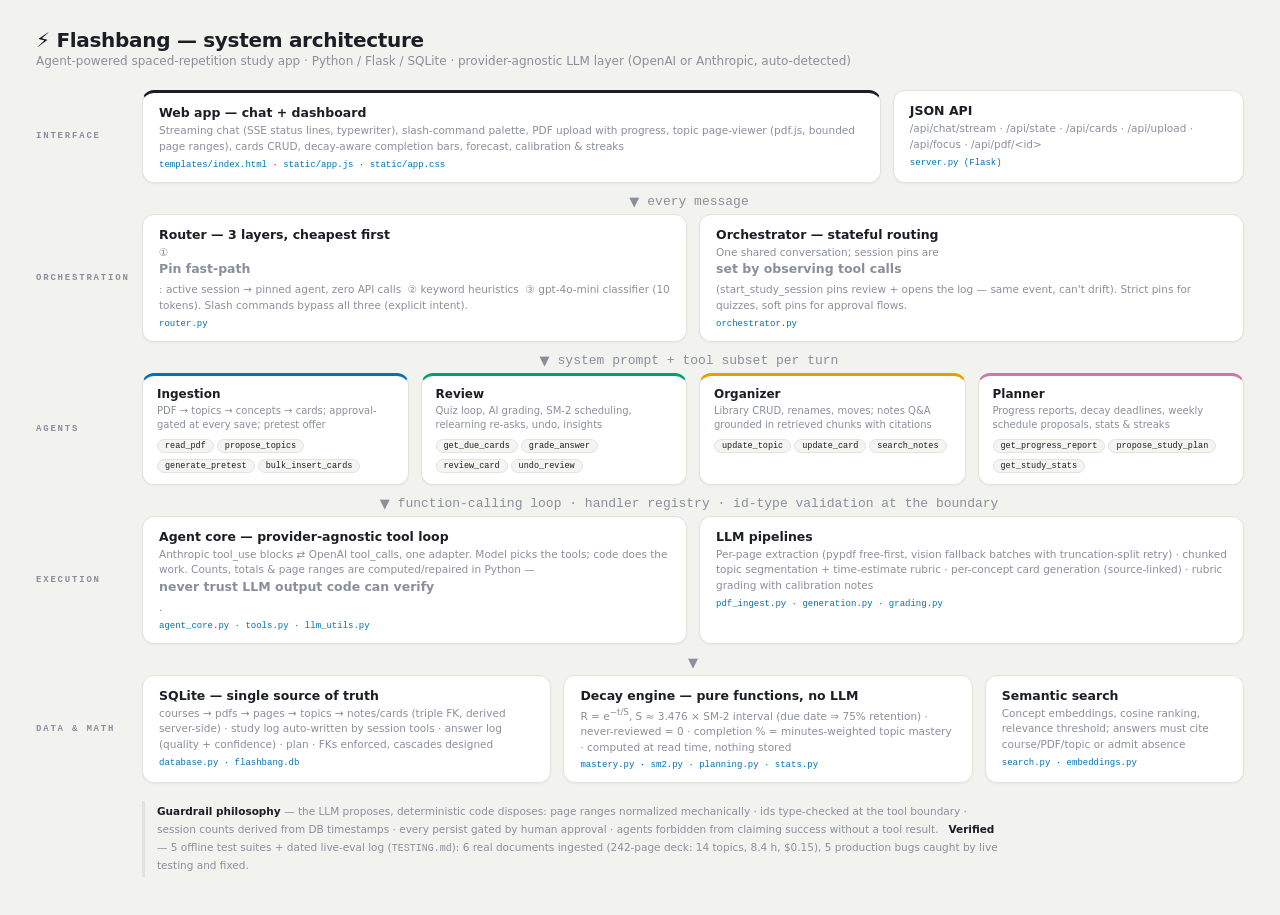
<file: docs/architecture.html>
<!DOCTYPE html>
<html>
<head>
<meta charset="utf-8">
<meta name="viewport" content="width=device-width, initial-scale=1">
<title>Flashbang — Architecture</title>
<style>
  :root {
    --ink: #1C1E26; --mut: #8A8F9C; --line: #E3E3DE; --bg: #F2F2EF; --card: #fff;
    --blue: #0072B2; --orange: #E69F00; --green: #009E73; --red: #D55E00; --pink: #CC79A7;
  }
  * { box-sizing: border-box; }
  html, body { margin: 0; padding: 0; }
  body { background: var(--bg); color: var(--ink);
    font-family: 'IBM Plex Sans', 'Segoe UI', system-ui, sans-serif; padding: 28px 36px 40px; }
  .mono { font-family: 'IBM Plex Mono', Consolas, monospace; }
  h1 { font-size: 20px; margin: 0 0 2px; letter-spacing: -.3px; }
  .sub { font-size: 12px; color: var(--mut); margin-bottom: 22px; }
  .lane { display: flex; align-items: stretch; gap: 14px; margin-bottom: 10px; }
  .lane-label { flex: none; width: 92px; display: flex; align-items: center; }
  .lane-label span { font-family: 'IBM Plex Mono', monospace; font-size: 9px; letter-spacing: 1.8px;
    color: var(--mut); font-weight: 600; writing-mode: horizontal-tb; }
  .lane-body { flex: 1; display: flex; gap: 12px; }
  .box { background: var(--card); border: 1px solid var(--line); border-radius: 12px;
    padding: 12px 16px; box-shadow: 0 1px 2px rgba(16,18,24,.05); flex: 1; }
  .box b { font-size: 12.5px; display: block; margin-bottom: 3px; }
  .box .d { font-size: 10.5px; color: var(--mut); line-height: 1.5; }
  .box .f { font-family: 'IBM Plex Mono', monospace; font-size: 9px; color: var(--blue); margin-top: 5px; }
  .accent { border-top: 3px solid var(--ink); }
  .arrow-row { display: flex; justify-content: center; padding: 1px 0 5px; margin-left: 106px; }
  .arrow-row span { font-size: 13px; color: var(--mut); }
  .arrow-label { font-family: 'IBM Plex Mono', monospace; font-size: 9px; color: var(--mut); margin: 0 8px; align-self: center; }
  .agents { display: flex; gap: 12px; flex: 1; }
  .agent { flex: 1; border-radius: 12px; background: var(--card); border: 1px solid var(--line);
    border-top: 3px solid var(--c); padding: 11px 14px; box-shadow: 0 1px 2px rgba(16,18,24,.05); }
  .agent b { font-size: 12px; display: block; }
  .agent .d { font-size: 10px; color: var(--mut); line-height: 1.45; margin-top: 3px; }
  .agent .t { font-family: 'IBM Plex Mono', monospace; font-size: 8.5px; color: var(--ink);
    background: #F4F4F1; border: 1px solid var(--line); border-radius: 999px; padding: 1px 7px;
    display: inline-block; margin: 4px 3px 0 0; }
  .split { display: flex; gap: 12px; }
  .note { font-size: 10.5px; color: var(--mut); border-left: 3px solid var(--line);
    padding: 2px 0 2px 12px; margin: 18px 0 0 106px; line-height: 1.7; max-width: 860px; }
  .note b { color: var(--ink); }
  .pill { font-family: 'IBM Plex Mono', monospace; font-size: 9px; padding: 1px 8px;
    border-radius: 999px; font-weight: 600; }
</style>
</head>
<body>

<h1>⚡ Flashbang — system architecture</h1>
<div class="sub">Agent-powered spaced-repetition study app · Python / Flask / SQLite · provider-agnostic LLM layer (OpenAI or Anthropic, auto-detected)</div>

<div class="lane">
  <div class="lane-label"><span>INTERFACE</span></div>
  <div class="lane-body">
    <div class="box accent">
      <b>Web app — chat + dashboard</b>
      <div class="d">Streaming chat (SSE status lines, typewriter), slash-command palette, PDF upload with progress, topic page-viewer (pdf.js, bounded page ranges), cards CRUD, decay-aware completion bars, forecast, calibration &amp; streaks</div>
      <div class="f">templates/index.html · static/app.js · static/app.css</div>
    </div>
    <div class="box" style="flex:.45">
      <b>JSON API</b>
      <div class="d">/api/chat/stream · /api/state · /api/cards · /api/upload · /api/focus · /api/pdf/&lt;id&gt;</div>
      <div class="f">server.py (Flask)</div>
    </div>
  </div>
</div>

<div class="arrow-row"><span>▼</span><span class="arrow-label">every message</span></div>

<div class="lane">
  <div class="lane-label"><span>ORCHESTRATION</span></div>
  <div class="lane-body">
    <div class="box">
      <b>Router — 3 layers, cheapest first</b>
      <div class="d">① <b>Pin fast-path</b>: active session → pinned agent, zero API calls &nbsp;② keyword heuristics &nbsp;③ gpt-4o-mini classifier (10 tokens). Slash commands bypass all three (explicit intent).</div>
      <div class="f">router.py</div>
    </div>
    <div class="box">
      <b>Orchestrator — stateful routing</b>
      <div class="d">One shared conversation; session pins are <b>set by observing tool calls</b> (start_study_session pins review + opens the log — same event, can't drift). Strict pins for quizzes, soft pins for approval flows.</div>
      <div class="f">orchestrator.py</div>
    </div>
  </div>
</div>

<div class="arrow-row"><span>▼</span><span class="arrow-label">system prompt + tool subset per turn</span></div>

<div class="lane">
  <div class="lane-label"><span>AGENTS</span></div>
  <div class="lane-body">
    <div class="agents">
      <div class="agent" style="--c:var(--blue)">
        <b>Ingestion</b>
        <div class="d">PDF → topics → concepts → cards; approval-gated at every save; pretest offer</div>
        <span class="t">read_pdf</span><span class="t">propose_topics</span><span class="t">generate_pretest</span><span class="t">bulk_insert_cards</span>
      </div>
      <div class="agent" style="--c:var(--green)">
        <b>Review</b>
        <div class="d">Quiz loop, AI grading, SM-2 scheduling, relearning re-asks, undo, insights</div>
        <span class="t">get_due_cards</span><span class="t">grade_answer</span><span class="t">review_card</span><span class="t">undo_review</span>
      </div>
      <div class="agent" style="--c:var(--orange)">
        <b>Organizer</b>
        <div class="d">Library CRUD, renames, moves; notes Q&amp;A grounded in retrieved chunks with citations</div>
        <span class="t">update_topic</span><span class="t">update_card</span><span class="t">search_notes</span>
      </div>
      <div class="agent" style="--c:var(--pink)">
        <b>Planner</b>
        <div class="d">Progress reports, decay deadlines, weekly schedule proposals, stats &amp; streaks</div>
        <span class="t">get_progress_report</span><span class="t">propose_study_plan</span><span class="t">get_study_stats</span>
      </div>
    </div>
  </div>
</div>

<div class="arrow-row"><span>▼</span><span class="arrow-label">function-calling loop · handler registry · id-type validation at the boundary</span></div>

<div class="lane">
  <div class="lane-label"><span>EXECUTION</span></div>
  <div class="lane-body">
    <div class="box">
      <b>Agent core — provider-agnostic tool loop</b>
      <div class="d">Anthropic tool_use blocks ⇄ OpenAI tool_calls, one adapter. Model picks the tools; code does the work. Counts, totals &amp; page ranges are computed/repaired in Python — <b>never trust LLM output code can verify</b>.</div>
      <div class="f">agent_core.py · tools.py · llm_utils.py</div>
    </div>
    <div class="box">
      <b>LLM pipelines</b>
      <div class="d">Per-page extraction (pypdf free-first, vision fallback batches with truncation-split retry) · chunked topic segmentation + time-estimate rubric · per-concept card generation (source-linked) · rubric grading with calibration notes</div>
      <div class="f">pdf_ingest.py · generation.py · grading.py</div>
    </div>
  </div>
</div>

<div class="arrow-row"><span>▼</span></div>

<div class="lane">
  <div class="lane-label"><span>DATA &amp; MATH</span></div>
  <div class="lane-body">
    <div class="box">
      <b>SQLite — single source of truth</b>
      <div class="d">courses → pdfs → pages → topics → notes/cards (triple FK, derived server-side) · study log auto-written by session tools · answer log (quality + confidence) · plan · FKs enforced, cascades designed</div>
      <div class="f">database.py · flashbang.db</div>
    </div>
    <div class="box">
      <b>Decay engine — pure functions, no LLM</b>
      <div class="d">R = e<sup>−t/S</sup>, S ≈ 3.476 × SM-2 interval (due date ⇒ 75% retention) · never-reviewed = 0 · completion % = minutes-weighted topic mastery · computed at read time, nothing stored</div>
      <div class="f">mastery.py · sm2.py · planning.py · stats.py</div>
    </div>
    <div class="box" style="flex:.6">
      <b>Semantic search</b>
      <div class="d">Concept embeddings, cosine ranking, relevance threshold; answers must cite course/PDF/topic or admit absence</div>
      <div class="f">search.py · embeddings.py</div>
    </div>
  </div>
</div>

<div class="note">
  <b>Guardrail philosophy</b> — the LLM proposes, deterministic code disposes: page ranges normalized mechanically · ids type-checked at the tool boundary · session counts derived from DB timestamps · every persist gated by human approval · agents forbidden from claiming success without a tool result.
  &nbsp;&nbsp;<b>Verified</b> — 5 offline test suites + dated live-eval log (<span class="mono" style="font-size:10px">TESTING.md</span>): 6 real documents ingested (242-page deck: 14 topics, 8.4 h, $0.15), 5 production bugs caught by live testing and fixed.
</div>

</body>
</html>
</file>
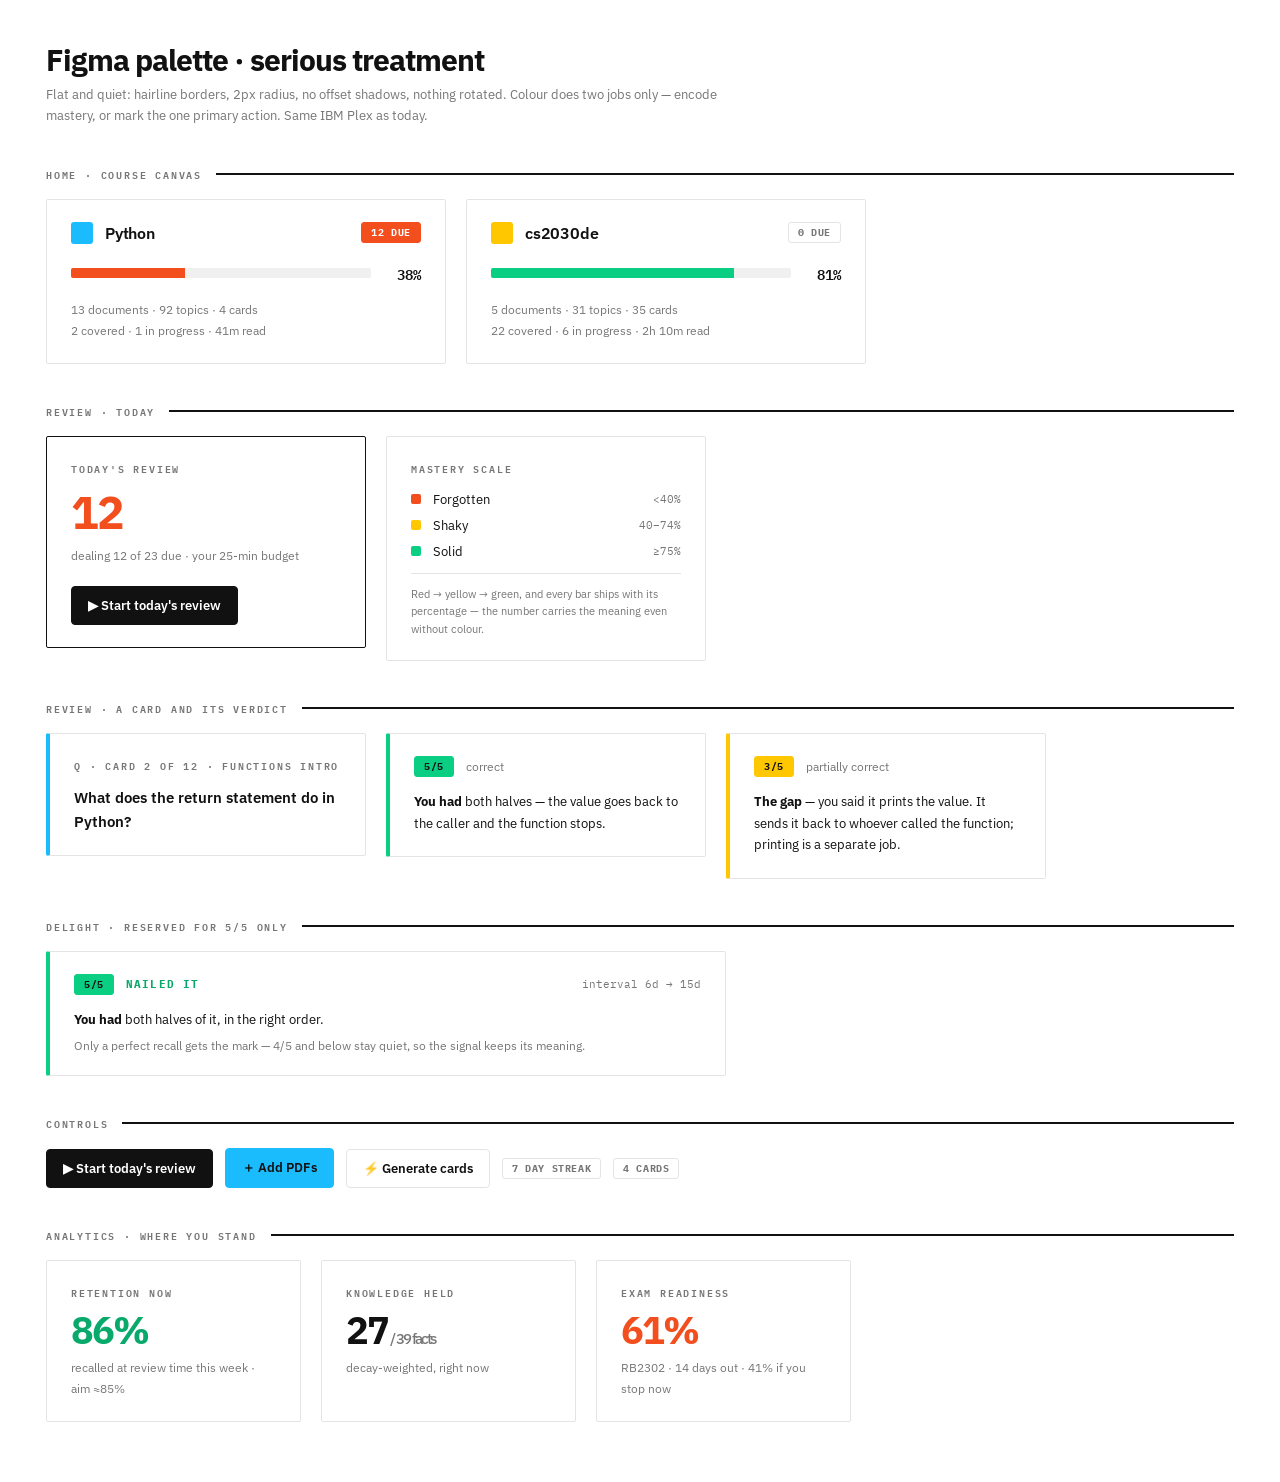
<file: static/palette-compare.html>
<!DOCTYPE html>
<html><head><meta charset="utf-8"><title>Flashbang — Figma palette, serious treatment</title>
<link rel="preconnect" href="https://fonts.googleapis.com">
<link href="https://fonts.googleapis.com/css2?family=IBM+Plex+Sans:wght@400;500;600;700&family=IBM+Plex+Mono:wght@400;500;600;700&display=swap" rel="stylesheet">
<style>
* { box-sizing: border-box; }
:root {
  --canvas:#FFFFFF; --surface:#FFFFFF; --ink:#111111; --slate:#4A4A4A; --muted:#767676;
  --hair:#E4E4E4;
  --red:#F24E1E; --blue:#1ABCFE; --yellow:#FFC700; --green:#0ACF83;
  --m-low:#F24E1E; --m-mid:#FFC700; --m-high:#0ACF83;
}
body { margin:0; background:var(--canvas); color:var(--ink);
  font-family:'IBM Plex Sans',sans-serif; padding:40px 46px 60px; }
.mono { font-family:'IBM Plex Mono',monospace; }
.label { font-family:'IBM Plex Mono',monospace; font-size:10px; letter-spacing:1.8px;
  text-transform:uppercase; font-weight:600; color:var(--muted); }
.sec { font-family:'IBM Plex Mono',monospace; font-size:10px; letter-spacing:1.8px;
  text-transform:uppercase; color:var(--muted); font-weight:600;
  display:flex; align-items:center; gap:14px; margin:38px 0 16px; }
.sec::after { content:""; flex:1; height:2px; background:var(--ink); }
h1 { font-size:30px; font-weight:700; letter-spacing:-1px; margin:0 0 6px; }
.sub { font-size:13px; color:var(--muted); margin-bottom:6px; max-width:720px; line-height:1.6; }

/* SERIOUS treatment: flat, hairlines, 2px radius, no offset shadows, nothing
   rotated. Colour does two jobs only — encode mastery, or mark the single
   primary action on a screen. Never a full card wash. */
.card { background:var(--surface); border:1.5px solid var(--hair); border-radius:2px;
  padding:22px 24px; }
.card.key { border-color:var(--ink); }
.row { display:flex; align-items:center; gap:12px; }
.grid2 { display:grid; grid-template-columns:repeat(2,minmax(0,1fr)); gap:20px; max-width:820px; }

.btn { font-family:'IBM Plex Sans',sans-serif; font-size:13px; font-weight:600;
  border:1.5px solid var(--ink); border-radius:4px; background:var(--ink); color:#fff;
  padding:10px 16px; cursor:pointer; }
.btn.ghost { background:transparent; color:var(--ink); border-color:var(--hair); }
.btn.accent { background:var(--blue); border-color:var(--blue); color:var(--ink); }

.pill { display:inline-flex; align-items:center; font-family:'IBM Plex Mono',monospace;
  font-size:10px; font-weight:700; letter-spacing:.6px; padding:3px 9px; border-radius:3px;
  border:1.5px solid var(--ink); }
.pill.due { background:var(--red); border-color:var(--red); color:#fff; }
.pill.good { background:var(--green); border-color:var(--green); color:var(--ink); }
.pill.warn { background:var(--yellow); border-color:var(--yellow); color:var(--ink); }
.pill.quiet { border-color:var(--hair); color:var(--muted); }

.num { font-size:46px; font-weight:700; letter-spacing:-2px; line-height:1; }
.bar { height:10px; background:#F0F0F0; border-radius:2px; overflow:hidden; }
.bar > i { display:block; height:100%; }
.swatch { width:22px; height:22px; border-radius:3px; }
.tile { width:10px; height:10px; border-radius:2px; }
.meta { font-size:12px; color:var(--muted); line-height:1.75; }
</style></head>
<body>

<h1>Figma palette · serious treatment</h1>
<div class="sub">Flat and quiet: hairline borders, 2px radius, no offset shadows, nothing rotated.
Colour does two jobs only — encode mastery, or mark the one primary action. Same IBM Plex as today.</div>

<div class="sec">Home · course canvas</div>
<div class="grid2">
  <div class="card">
    <div class="row" style="margin-bottom:18px">
      <span class="swatch" style="background:var(--blue)"></span>
      <span style="flex:1;font-size:16px;font-weight:600;letter-spacing:-.2px">Python</span>
      <span class="pill due">12 DUE</span>
    </div>
    <div class="row" style="margin-bottom:14px">
      <div class="bar" style="flex:1"><i style="width:38%;background:var(--m-low)"></i></div>
      <span class="mono" style="font-size:14px;font-weight:600;width:38px;text-align:right">38%</span>
    </div>
    <div class="meta">13 documents · 92 topics · 4 cards<br>2 covered · 1 in progress · 41m read</div>
  </div>
  <div class="card">
    <div class="row" style="margin-bottom:18px">
      <span class="swatch" style="background:var(--yellow)"></span>
      <span style="flex:1;font-size:16px;font-weight:600;letter-spacing:-.2px">cs2030de</span>
      <span class="pill quiet">0 DUE</span>
    </div>
    <div class="row" style="margin-bottom:14px">
      <div class="bar" style="flex:1"><i style="width:81%;background:var(--m-high)"></i></div>
      <span class="mono" style="font-size:14px;font-weight:600;width:38px;text-align:right">81%</span>
    </div>
    <div class="meta">5 documents · 31 topics · 35 cards<br>22 covered · 6 in progress · 2h 10m read</div>
  </div>
</div>

<div class="sec">Review · today</div>
<div style="display:flex; gap:20px; flex-wrap:wrap; align-items:flex-start">
  <div class="card key" style="width:320px">
    <div class="label" style="margin-bottom:12px">Today's review</div>
    <div class="num" style="color:var(--red)">12</div>
    <div class="meta" style="margin:10px 0 20px">dealing 12 of 23 due · your 25-min budget</div>
    <button class="btn">▶ Start today's review</button>
  </div>
  <div class="card" style="width:320px">
    <div class="label" style="margin-bottom:14px">Mastery scale</div>
    <div style="display:flex;flex-direction:column;gap:10px">
      <div class="row"><span class="tile" style="background:var(--m-low)"></span>
        <span style="flex:1;font-size:12.5px">Forgotten</span><span class="mono" style="font-size:11px;color:var(--muted)">&lt;40%</span></div>
      <div class="row"><span class="tile" style="background:var(--m-mid)"></span>
        <span style="flex:1;font-size:12.5px">Shaky</span><span class="mono" style="font-size:11px;color:var(--muted)">40–74%</span></div>
      <div class="row"><span class="tile" style="background:var(--m-high)"></span>
        <span style="flex:1;font-size:12.5px">Solid</span><span class="mono" style="font-size:11px;color:var(--muted)">≥75%</span></div>
    </div>
    <div style="font-size:11px;color:var(--muted);line-height:1.6;margin-top:14px;padding-top:12px;border-top:1px solid var(--hair)">
      Red → yellow → green, and every bar ships with its percentage — the number carries the meaning even without colour.</div>
  </div>
</div>

<div class="sec">Review · a card and its verdict</div>
<div style="display:flex; gap:20px; flex-wrap:wrap; align-items:flex-start">
  <div class="card" style="width:320px; border-left:4px solid var(--blue)">
    <div class="label" style="margin-bottom:12px">Q · card 2 of 12 · Functions Intro</div>
    <div style="font-size:15px;font-weight:600;line-height:1.55">What does the return statement do in Python?</div>
  </div>
  <div class="card" style="width:320px; border-left:4px solid var(--green)">
    <div class="row" style="margin-bottom:14px">
      <span class="pill good">5/5</span><span style="font-size:12px;color:var(--muted)">correct</span>
    </div>
    <div style="font-size:13px;line-height:1.65"><b>You had</b> both halves — the value goes back to the caller and the function stops.</div>
  </div>
  <div class="card" style="width:320px; border-left:4px solid var(--yellow)">
    <div class="row" style="margin-bottom:14px">
      <span class="pill warn">3/5</span><span style="font-size:12px;color:var(--muted)">partially correct</span>
    </div>
    <div style="font-size:13px;line-height:1.65"><b>The gap</b> — you said it prints the value. It sends it back to whoever called the function; printing is a separate job.</div>
  </div>
</div>

<div class="sec">Delight · reserved for 5/5 only</div>
<div class="card" style="max-width:680px; border-left:4px solid var(--green)">
  <div class="row" style="margin-bottom:14px">
    <span class="pill good">5/5</span>
    <span class="mono" style="font-size:11px;letter-spacing:1.2px;color:#08A96B;font-weight:700">NAILED IT</span>
    <span style="flex:1"></span>
    <span class="mono" style="font-size:11px;color:var(--muted)">interval 6d → 15d</span>
  </div>
  <div style="font-size:13px;line-height:1.65;margin-bottom:8px"><b>You had</b> both halves of it, in the right order.</div>
  <div style="font-size:11.5px;color:var(--muted)">Only a perfect recall gets the mark — 4/5 and below stay quiet, so the signal keeps its meaning.</div>
</div>

<div class="sec">Controls</div>
<div class="row" style="gap:12px; flex-wrap:wrap">
  <button class="btn">▶ Start today's review</button>
  <button class="btn accent">＋ Add PDFs</button>
  <button class="btn ghost">⚡ Generate cards</button>
  <span class="pill quiet">7 DAY STREAK</span>
  <span class="pill quiet">4 CARDS</span>
</div>

<div class="sec">Analytics · where you stand</div>
<div style="display:flex; gap:20px; flex-wrap:wrap">
  <div class="card" style="width:255px">
    <div class="label" style="margin-bottom:10px">Retention now</div>
    <div class="num" style="font-size:38px;color:#08A96B">86%</div>
    <div class="meta" style="margin-top:8px">recalled at review time this week · aim ≈85%</div>
  </div>
  <div class="card" style="width:255px">
    <div class="label" style="margin-bottom:10px">Knowledge held</div>
    <div class="num" style="font-size:38px">27<span style="font-size:15px;color:var(--muted);font-weight:500"> / 39 facts</span></div>
    <div class="meta" style="margin-top:8px">decay-weighted, right now</div>
  </div>
  <div class="card" style="width:255px">
    <div class="label" style="margin-bottom:10px">Exam readiness</div>
    <div class="num" style="font-size:38px;color:var(--red)">61%</div>
    <div class="meta" style="margin-top:8px">RB2302 · 14 days out · 41% if you stop now</div>
  </div>
</div>

</body></html>
</file>
